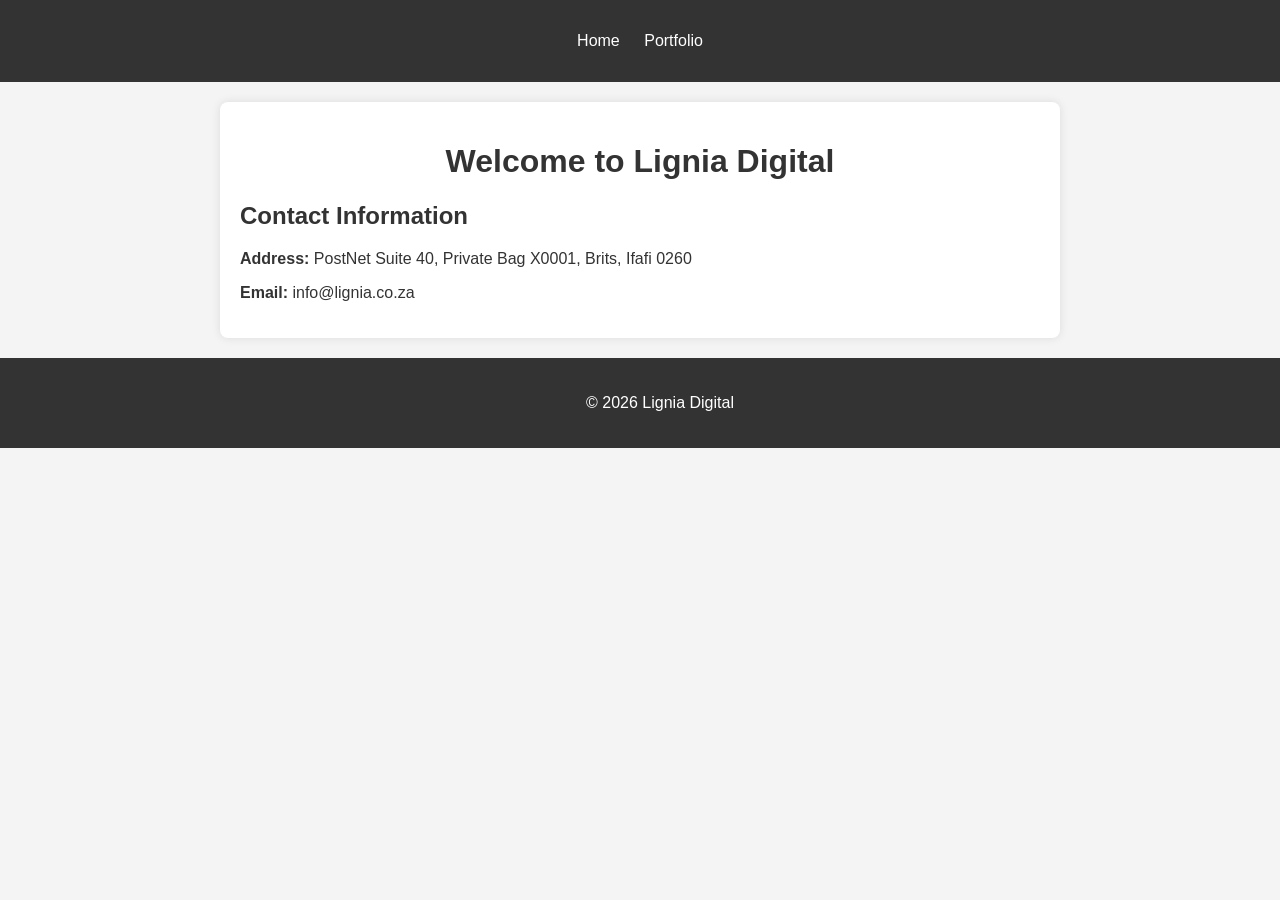
<file: index.html>
<!DOCTYPE html>
<html lang="en">
<head>
    <meta charset="UTF-8">
    <meta name="viewport" content="width=device-width, initial-scale=1.0">
    <title>Lignia Digital - Home</title>
    <link rel="stylesheet" href="style.css">
</head>
<body>
    <header>
        <nav>
            <ul>
                <li><a href="index.html">Home</a></li>
                <li><a href="portfolio.html">Portfolio</a></li>
            </ul>
        </nav>
    </header>
    <main>
        <h1>Welcome to Lignia Digital</h1>

        <h2>Contact Information</h2>
        <p><strong>Address:</strong> PostNet Suite 40, Private Bag X0001, Brits, Ifafi 0260</p>
        <p><strong>Email:</strong> info@lignia.co.za</p>
    </main>
    <footer>
        <p>&copy; 2026 Lignia Digital</p>
    </footer>
</body>
</html>
</file>
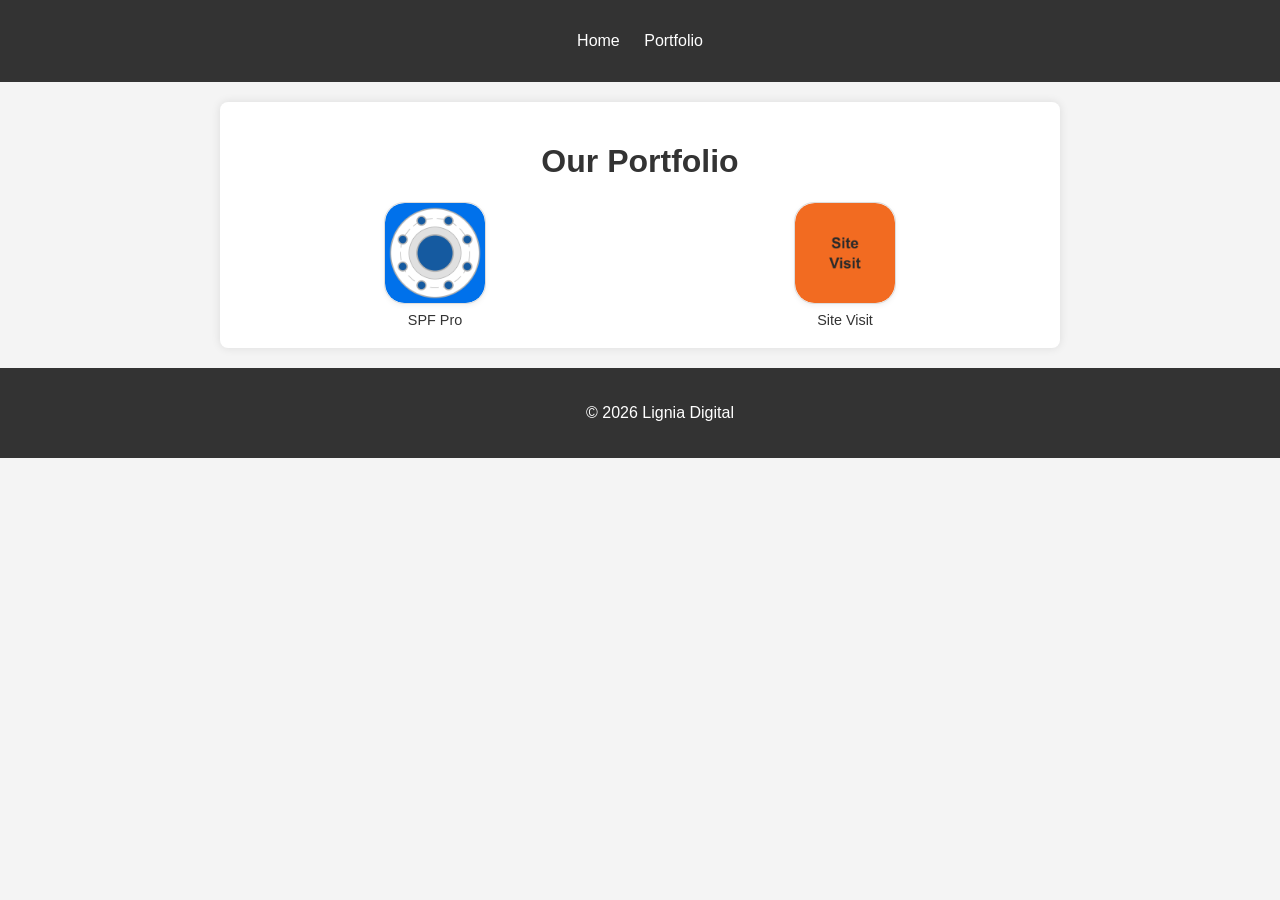
<file: portfolio.html>
<!DOCTYPE html>
<html lang="en">
<head>
    <meta charset="UTF-8">
    <meta name="viewport" content="width=device-width, initial-scale=1.0">
    <title>Lignia Digital - Portfolio</title>
    <link rel="stylesheet" href="style.css">
</head>
<body>
    <header>
        <nav>
            <ul>
                <li><a href="index.html">Home</a></li>
                <li><a href="portfolio.html">Portfolio</a></li>
            </ul>
        </nav>
    </header>
    <main>
        <h1>Our Portfolio</h1>
        <div class="portfolio-grid">
            <div class="portfolio-item">
                <a href="portfolio/spf-pro/details.html" class="app-icon">
                    <img src="portfolio/spf-pro/spf-pro-icon.png" alt="SPF Pro Icon">
                </a>
                <p class="app-subtitle">SPF Pro</p>
            </div>
            <div class="portfolio-item">
                <a href="portfolio/site-visit/details.html" class="app-icon">
                    <img src="portfolio/site-visit/site-visit-icon.png" alt="Site Visit Icon">
                </a>
                <p class="app-subtitle">Site Visit</p>
            </div>
        </div>
    </main>
    <footer>
        <p>&copy; 2026 Lignia Digital</p>
    </footer>
</body>
</html>
</file>
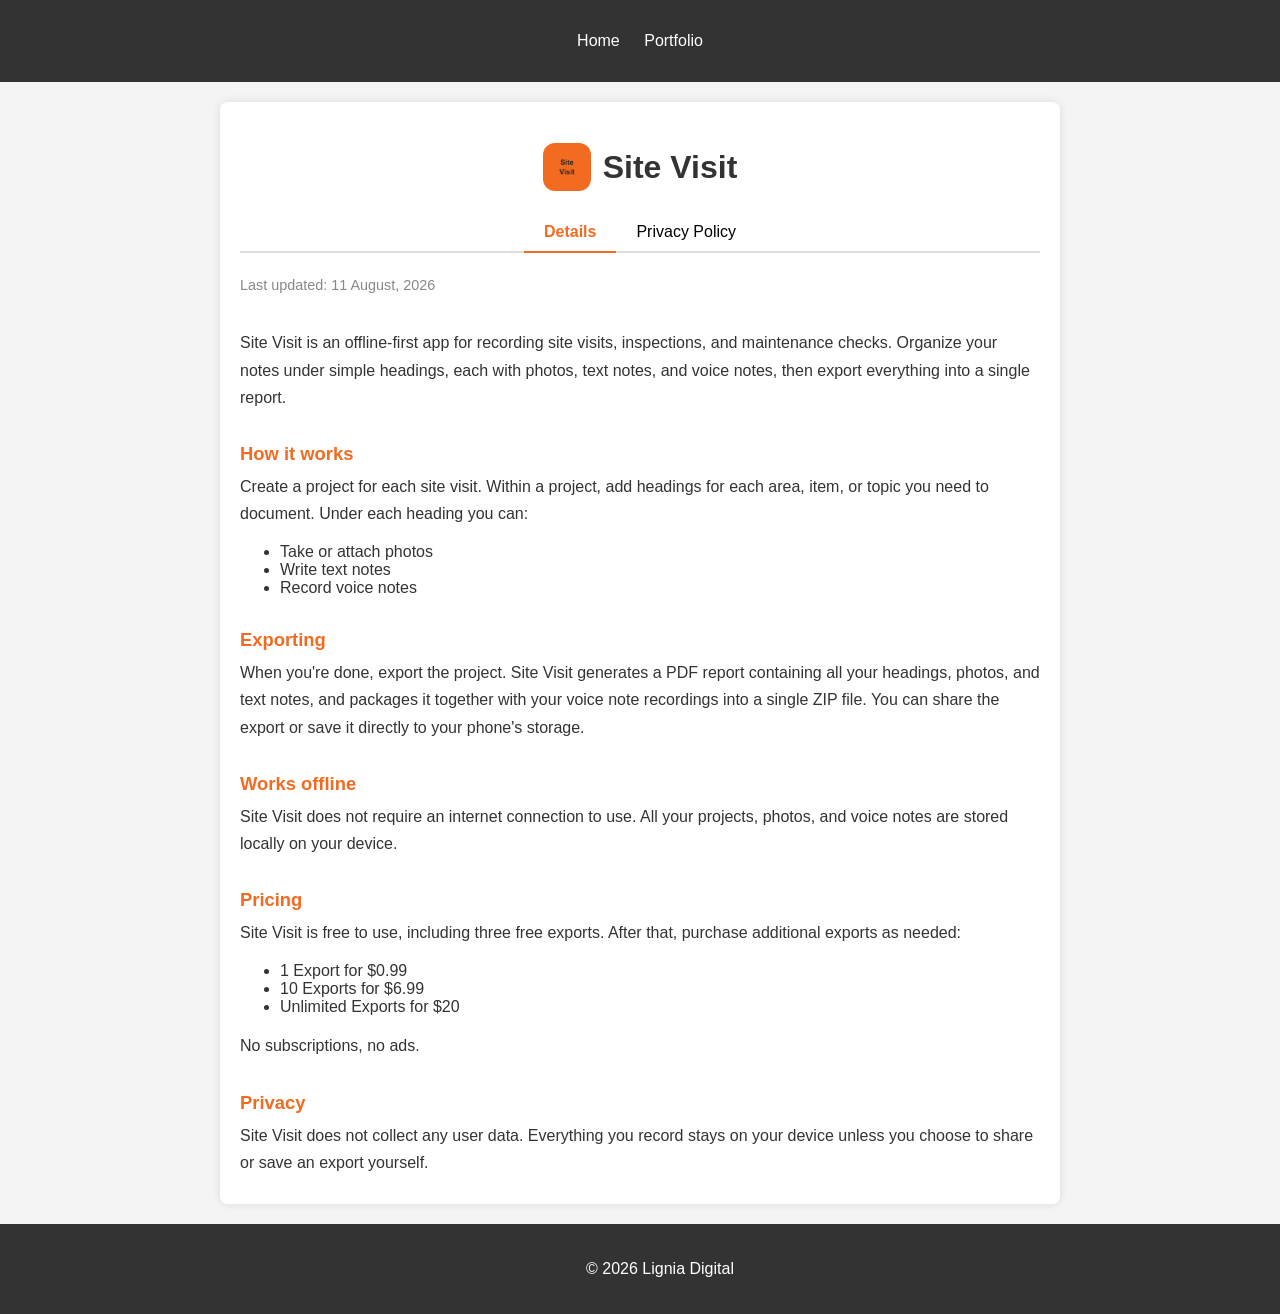
<file: portfolio/site-visit/details.html>
<!DOCTYPE html>
<html lang="en">
<head>
    <meta charset="UTF-8">
    <meta name="viewport" content="width=device-width, initial-scale=1.0">
    <title>Lignia Digital - Site Visit Details</title>
    <link rel="stylesheet" href="../../style.css">
</head>
<body class="app-site-visit">
    <header>
        <nav>
            <ul>
                <li><a href="../../index.html">Home</a></li>
                <li><a href="../../portfolio.html">Portfolio</a></li>
            </ul>
        </nav>
    </header>
    <main>
        <h1><img src="site-visit-icon.png" alt="Site Visit Icon">Site Visit</h1>

        <div class="tabs">
            <button class="tab-button active" onclick="openTab(event, 'details')">Details</button>
            <button class="tab-button" onclick="window.location.href='privacy-policy.html'">Privacy Policy</button>
        </div>

        <div id="details" class="tab-content active">
            <p class="updated">Last updated: 11 August, 2026</p>
            <p>
                Site Visit is an offline-first app for recording site visits, inspections, and
                maintenance checks. Organize your notes under simple headings, each with photos,
                text notes, and voice notes, then export everything into a single report.
            </p>

            <h2>How it works</h2>
            <p>
                Create a project for each site visit. Within a project, add headings for each
                area, item, or topic you need to document. Under each heading you can:
            </p>
            <ul>
                <li>Take or attach photos</li>
                <li>Write text notes</li>
                <li>Record voice notes</li>
            </ul>

            <h2>Exporting</h2>
            <p>
                When you're done, export the project. Site Visit generates a PDF report
                containing all your headings, photos, and text notes, and packages it together
                with your voice note recordings into a single ZIP file. You can share the export
                or save it directly to your phone's storage.
            </p>

            <h2>Works offline</h2>
            <p>
                Site Visit does not require an internet connection to use. All your projects,
                photos, and voice notes are stored locally on your device.
            </p>

            <h2>Pricing</h2>
            <p>
                Site Visit is free to use, including three free exports. After that, purchase additional exports as needed:
            </p>
            <ul>
                <li>1 Export for $0.99</li>
                <li>10 Exports for $6.99</li>
                <li>Unlimited Exports for $20</li>
            </ul>
            <p>No subscriptions, no ads.</p>

            <h2>Privacy</h2>
            <p>
                Site Visit does not collect any user data. Everything you record stays on your
                device unless you choose to share or save an export yourself.
            </p>
        </div>
    </main>
    <footer>
        <p>&copy; 2026 Lignia Digital</p>
    </footer>
</body>
</html>
</file>
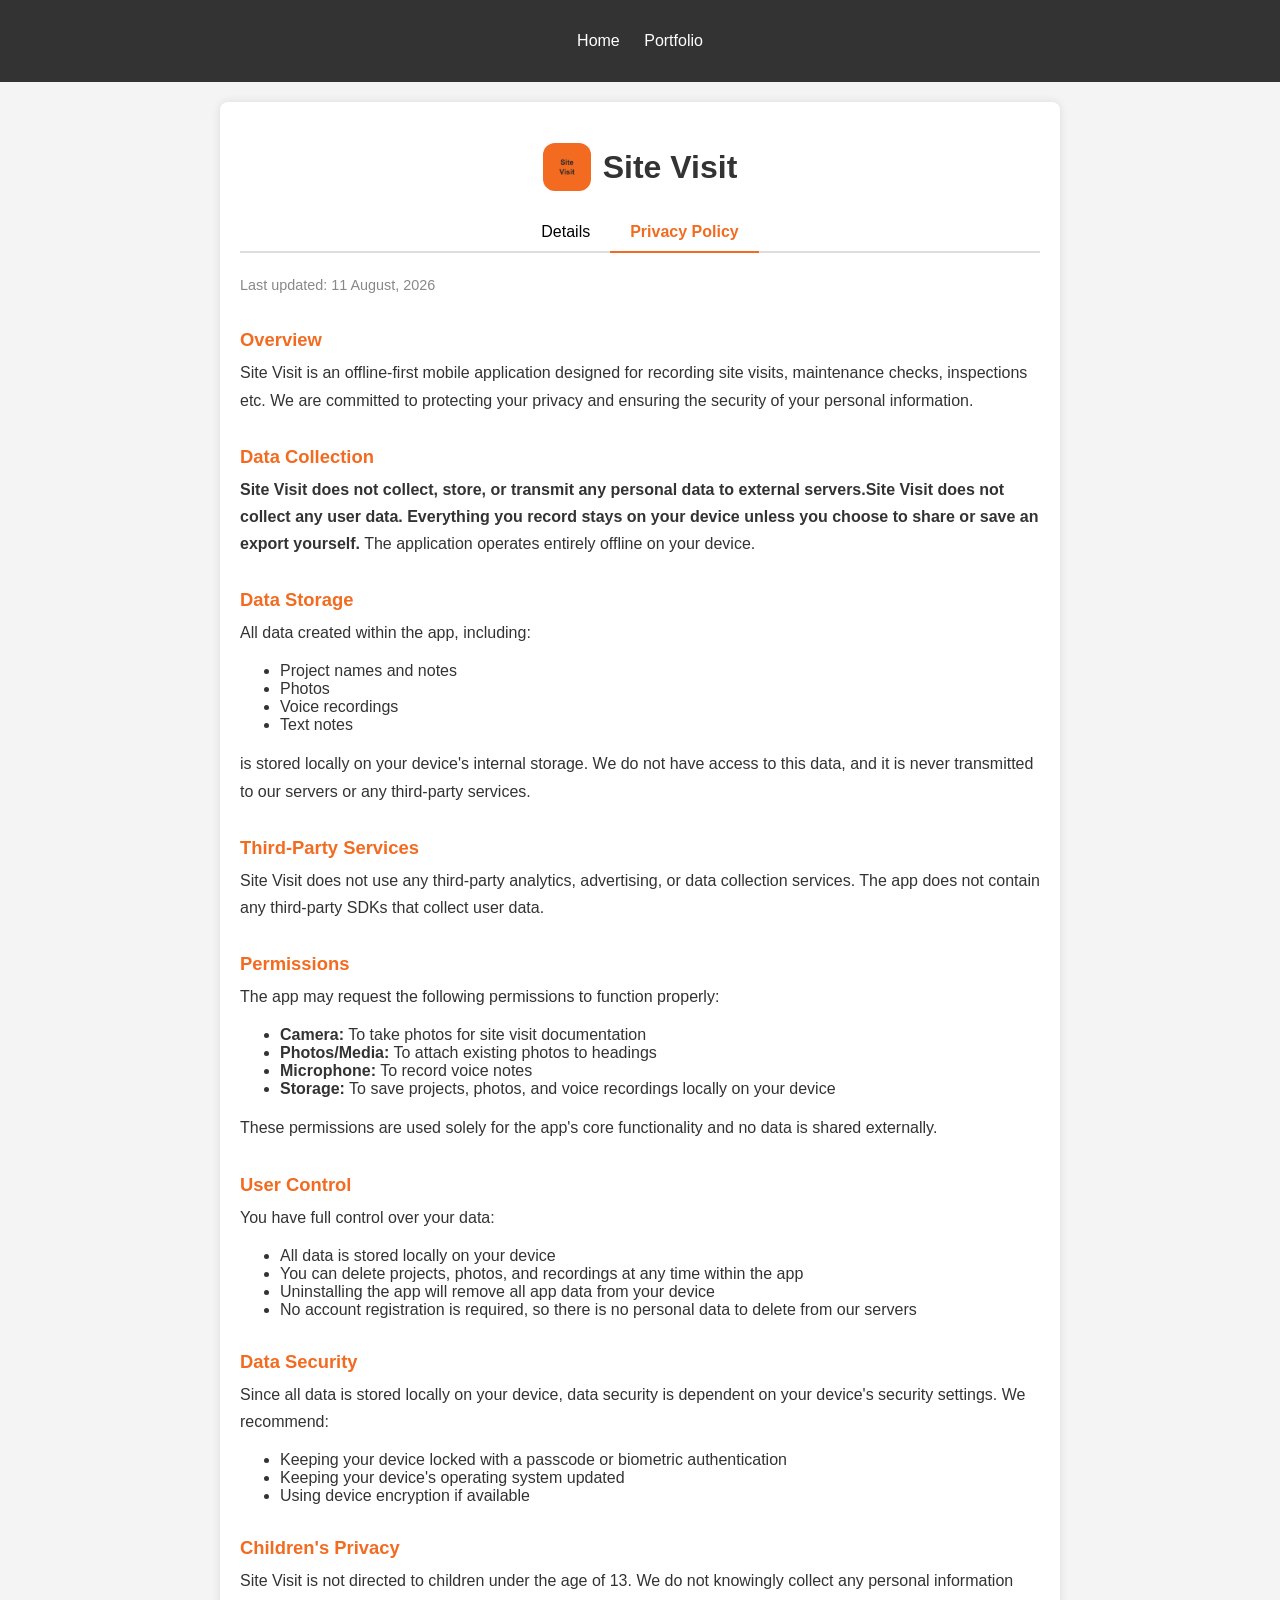
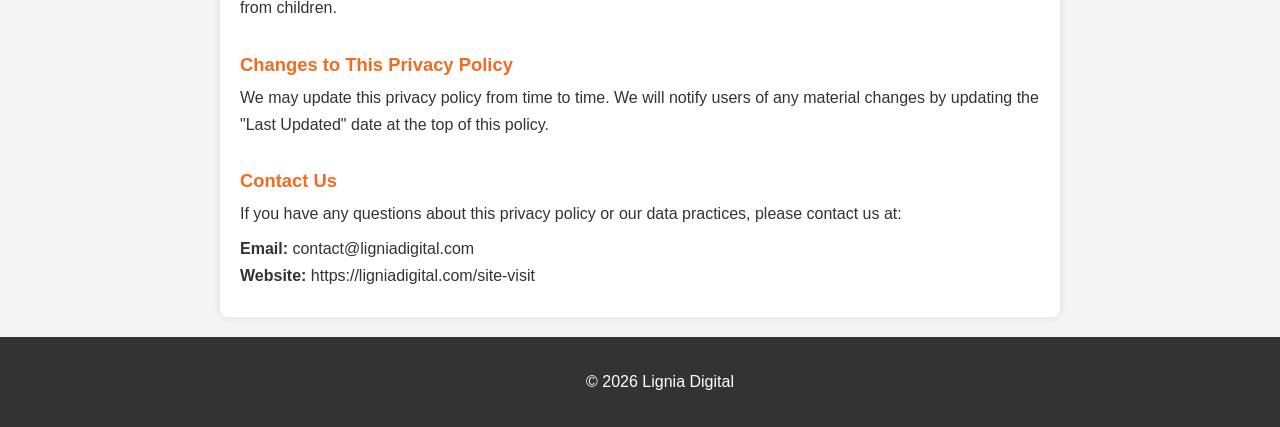
<file: portfolio/site-visit/privacy-policy.html>
<!DOCTYPE html>
<html lang="en">
<head>
    <meta charset="UTF-8">
    <meta name="viewport" content="width=device-width, initial-scale=1.0">
    <title>Lignia Digital - Site Visit Privacy Policy</title>
    <link rel="stylesheet" href="../../style.css">
</head>
<body class="app-site-visit">
    <header>
        <nav>
            <ul>
                <li><a href="../../index.html">Home</a></li>
                <li><a href="../../portfolio.html">Portfolio</a></li>
            </ul>
        </nav>
    </header>
    <main>
        <h1><img src="site-visit-icon.png" alt="Site Visit Icon">Site Visit</h1>
        
        <div class="tabs">
            <button class="tab-button" onclick="window.location.href='details.html'">Details</button>
            <button class="tab-button active" onclick="openTab(event, 'privacy')">Privacy Policy</button>
        </div>

        <div id="privacy" class="tab-content active">
            <p class="updated">Last updated: 11 August, 2026</p>

            <h2>Overview</h2>
            <p>Site Visit is an offline-first mobile application designed for recording site visits, maintenance checks, inspections etc. We are committed to protecting your privacy and ensuring the security of your personal information.</p>

            <h2>Data Collection</h2>
            <p><strong>Site Visit does not collect, store, or transmit any personal data to external servers.Site Visit does not collect any user data. Everything you record stays on your device unless you choose to share or save an export yourself.</strong> The application operates entirely offline on your device.</p>

            <h2>Data Storage</h2>
            <p>All data created within the app, including:</p>
            <ul>
                <li>Project names and notes</li>
                <li>Photos</li>
                <li>Voice recordings</li>
                <li>Text notes</li>
            </ul>
            <p>is stored locally on your device's internal storage. We do not have access to this data, and it is never transmitted to our servers or any third-party services.</p>

            <h2>Third-Party Services</h2>
            <p>Site Visit does not use any third-party analytics, advertising, or data collection services. The app does not contain any third-party SDKs that collect user data.</p>

            <h2>Permissions</h2>
            <p>The app may request the following permissions to function properly:</p>
            <ul>
                <li><strong>Camera:</strong> To take photos for site visit documentation</li>
                <li><strong>Photos/Media:</strong> To attach existing photos to headings</li>
                <li><strong>Microphone:</strong> To record voice notes</li>
                <li><strong>Storage:</strong> To save projects, photos, and voice recordings locally on your device</li>
            </ul>
            <p>These permissions are used solely for the app's core functionality and no data is shared externally.</p>

            <h2>User Control</h2>
            <p>You have full control over your data:</p>
            <ul>
                <li>All data is stored locally on your device</li>
                <li>You can delete projects, photos, and recordings at any time within the app</li>
                <li>Uninstalling the app will remove all app data from your device</li>
                <li>No account registration is required, so there is no personal data to delete from our servers</li>
            </ul>

            <h2>Data Security</h2>
            <p>Since all data is stored locally on your device, data security is dependent on your device's security settings. We recommend:</p>
            <ul>
                <li>Keeping your device locked with a passcode or biometric authentication</li>
                <li>Keeping your device's operating system updated</li>
                <li>Using device encryption if available</li>
            </ul>

            <h2>Children's Privacy</h2>
            <p>Site Visit is not directed to children under the age of 13. We do not knowingly collect any personal information from children.</p>

            <h2>Changes to This Privacy Policy</h2>
            <p>We may update this privacy policy from time to time. We will notify users of any material changes by updating the "Last Updated" date at the top of this policy.</p>

            <h2>Contact Us</h2>
            <p>If you have any questions about this privacy policy or our data practices, please contact us at:</p>
            <p><strong>Email:</strong> contact@ligniadigital.com<br>
            <strong>Website:</strong> https://ligniadigital.com/site-visit</p>
        </div>
    </main>
    <footer>
        <p>&copy; 2026 Lignia Digital</p>
    </footer>
</body>
</html>
</file>
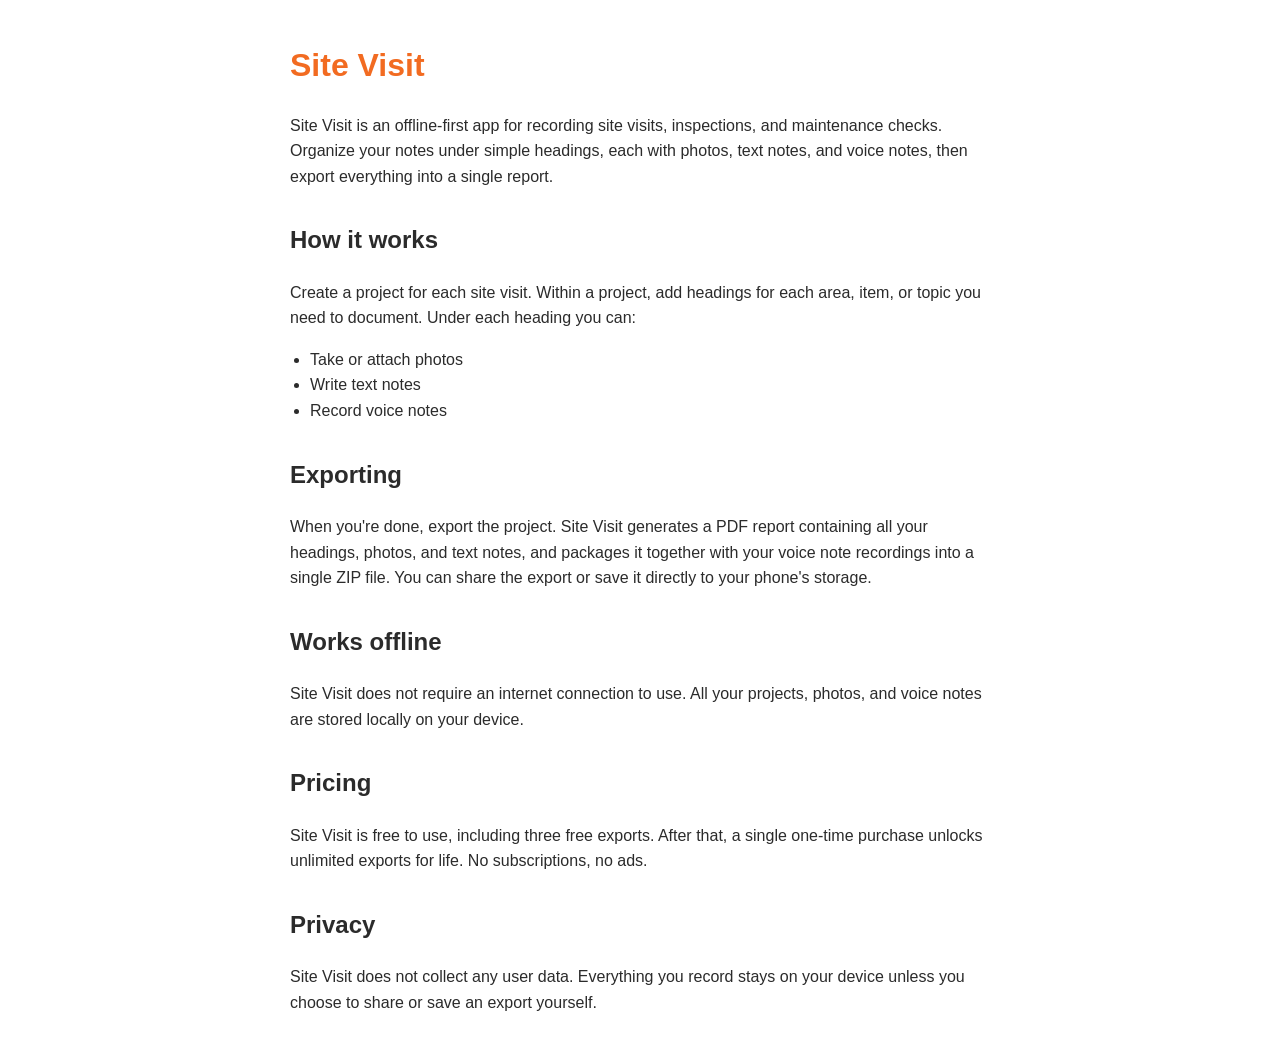
<file: portfolio/site-visit/site-visit-details.html>
<!DOCTYPE html>
<html lang="en">
<head>
<meta charset="UTF-8">
<title>Site Visit - App Details</title>
<style>
  body {
    font-family: -apple-system, Segoe UI, Roboto, Helvetica, Arial, sans-serif;
    max-width: 700px;
    margin: 40px auto;
    padding: 0 20px;
    color: #2B2B2B;
    line-height: 1.6;
  }
  h1 {
    color: #F26B21;
  }
  h2 {
    color: #2B2B2B;
    margin-top: 32px;
  }
  ul {
    padding-left: 20px;
  }
</style>
</head>
<body>

<h1>Site Visit</h1>
<p>
  Site Visit is an offline-first app for recording site visits, inspections, and
  maintenance checks. Organize your notes under simple headings, each with photos,
  text notes, and voice notes, then export everything into a single report.
</p>

<h2>How it works</h2>
<p>
  Create a project for each site visit. Within a project, add headings for each
  area, item, or topic you need to document. Under each heading you can:
</p>
<ul>
  <li>Take or attach photos</li>
  <li>Write text notes</li>
  <li>Record voice notes</li>
</ul>

<h2>Exporting</h2>
<p>
  When you're done, export the project. Site Visit generates a PDF report
  containing all your headings, photos, and text notes, and packages it together
  with your voice note recordings into a single ZIP file. You can share the export
  or save it directly to your phone's storage.
</p>

<h2>Works offline</h2>
<p>
  Site Visit does not require an internet connection to use. All your projects,
  photos, and voice notes are stored locally on your device.
</p>

<h2>Pricing</h2>
<p>
  Site Visit is free to use, including three free exports. After that, a single
  one-time purchase unlocks unlimited exports for life. No subscriptions, no ads.
</p>

<h2>Privacy</h2>
<p>
  Site Visit does not collect any user data. Everything you record stays on your
  device unless you choose to share or save an export yourself.
</p>

</body>
</html>
</file>
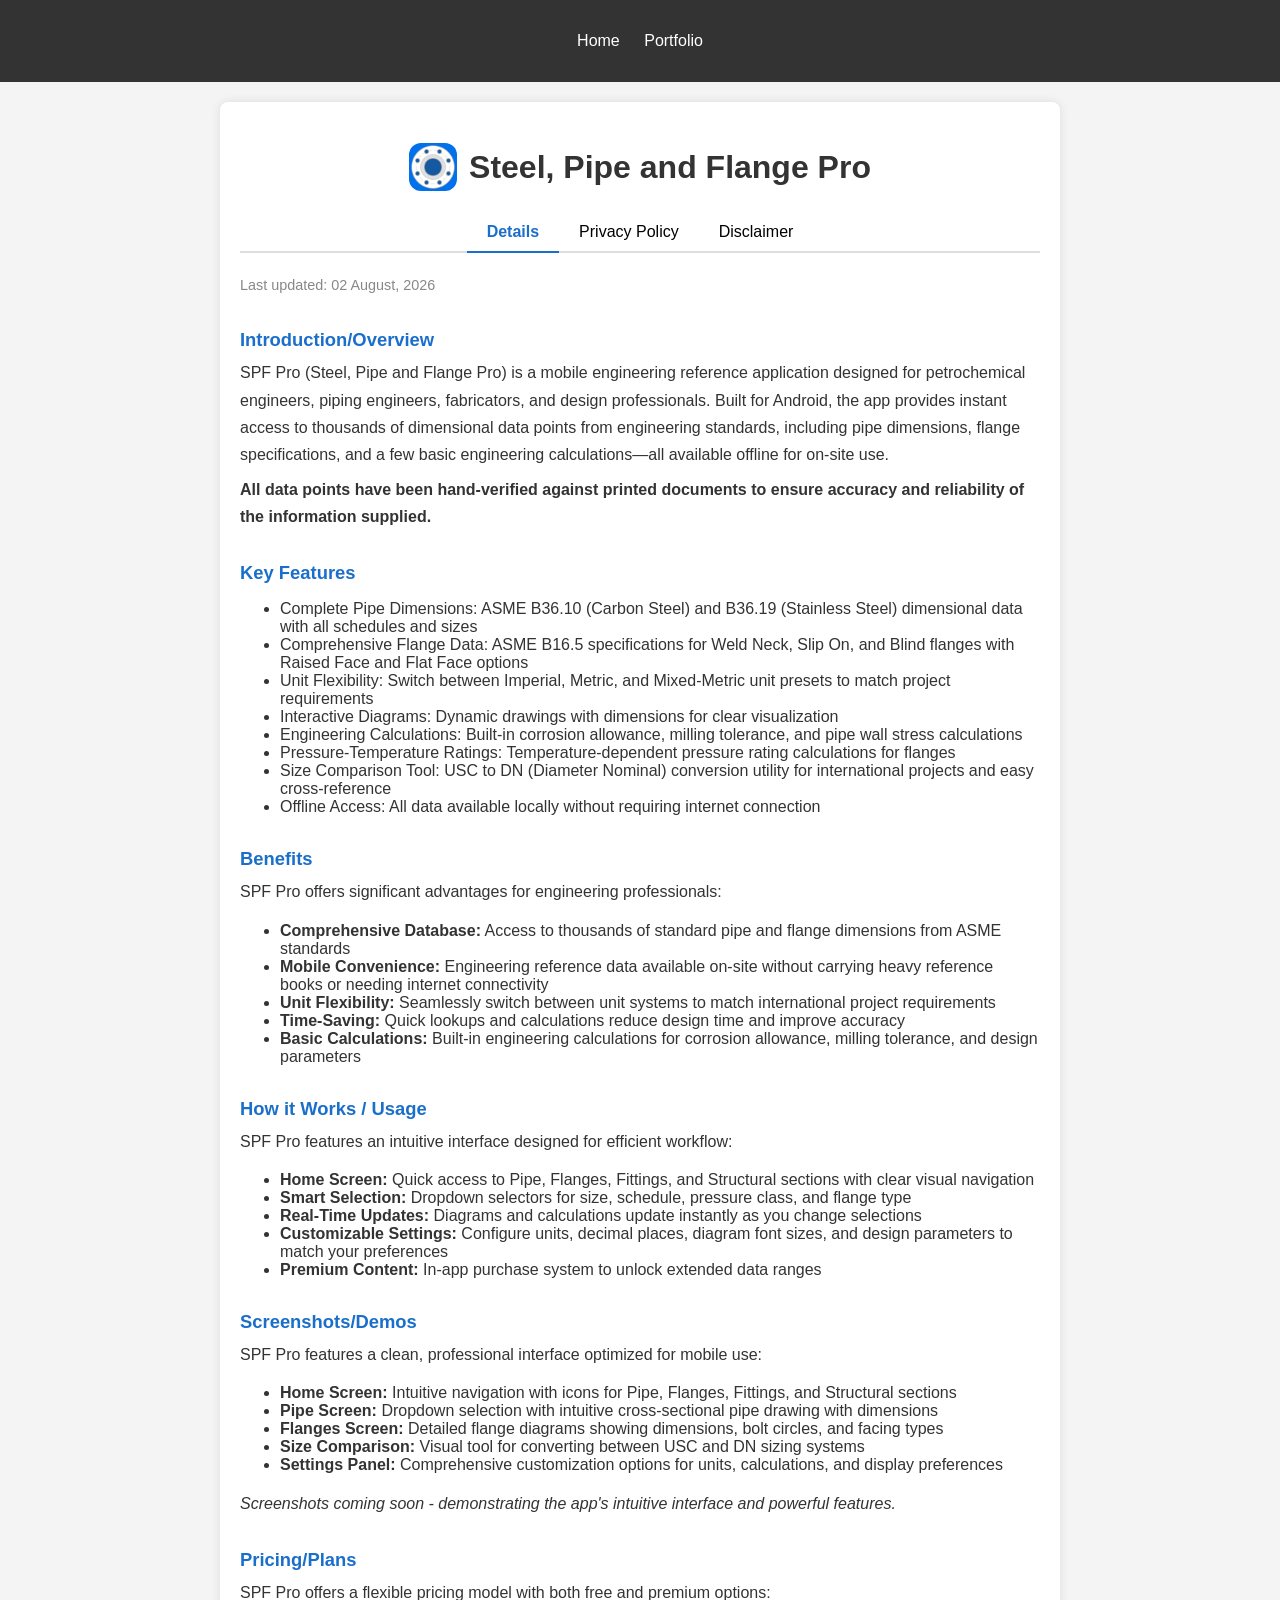
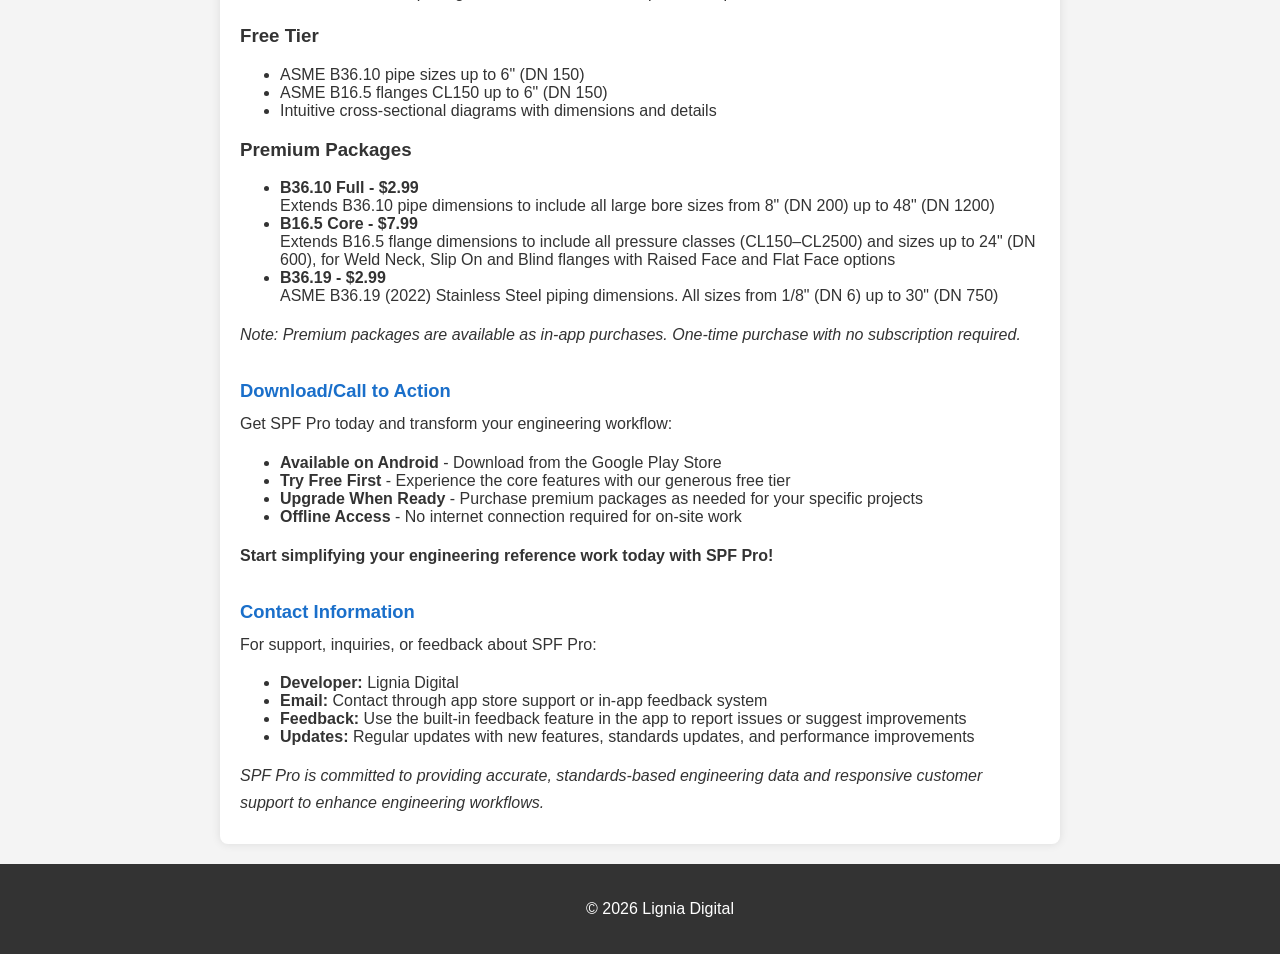
<file: portfolio/spf-pro/details.html>
<!DOCTYPE html>
<html lang="en">
<head>
    <meta charset="UTF-8">
    <meta name="viewport" content="width=device-width, initial-scale=1.0">
    <title>Lignia Digital - SPF Pro Details</title>
    <link rel="stylesheet" href="../../style.css">
</head>
<body class="app-spf-pro">
    <header>
        <nav>
            <ul>
                <li><a href="../../index.html">Home</a></li>
                <li><a href="../../portfolio.html">Portfolio</a></li>
            </ul>
        </nav>
    </header>
    <main>
        <h1><img src="spf-pro-icon.png" alt="SPF Pro Icon">Steel, Pipe and Flange Pro</h1>
        
        <div class="tabs">
            <button class="tab-button active" onclick="openTab(event, 'details')">Details</button>
            <button class="tab-button" onclick="window.location.href='privacy-policy.html'">Privacy Policy</button>
            <button class="tab-button" onclick="window.location.href='disclaimer.html'">Disclaimer</button>
        </div>

        <div id="details" class="tab-content active">
            <p class="updated">Last updated: 02 August, 2026</p>
            <h2>Introduction/Overview</h2>
            <p>SPF Pro (Steel, Pipe and Flange Pro) is a mobile engineering reference application designed for petrochemical engineers, piping engineers, fabricators, and design professionals. Built for Android, the app provides instant access to thousands of dimensional data points from engineering standards, including pipe dimensions, flange specifications, and a few basic engineering calculations—all available offline for on-site use.</p>
			<p><strong>All data points have been hand-verified against printed documents to ensure accuracy and reliability of the information supplied.</strong></p>

            <h2>Key Features</h2>
            <ul>
                <li>Complete Pipe Dimensions: ASME B36.10 (Carbon Steel) and B36.19 (Stainless Steel) dimensional data with all schedules and sizes</li>
                <li>Comprehensive Flange Data: ASME B16.5 specifications for Weld Neck, Slip On, and Blind flanges with Raised Face and Flat Face options</li>
                <li>Unit Flexibility: Switch between Imperial, Metric, and Mixed-Metric unit presets to match project requirements</li>
                <li>Interactive Diagrams: Dynamic drawings with dimensions for clear visualization</li>
                <li>Engineering Calculations: Built-in corrosion allowance, milling tolerance, and pipe wall stress calculations</li>
                <li>Pressure-Temperature Ratings: Temperature-dependent pressure rating calculations for flanges</li>
                <li>Size Comparison Tool: USC to DN (Diameter Nominal) conversion utility for international projects and easy cross-reference</li>
                <li>Offline Access: All data available locally without requiring internet connection</li>
            </ul>

            <h2>Benefits</h2>
            <p>SPF Pro offers significant advantages for engineering professionals:</p>
            <ul>
                <li><strong>Comprehensive Database:</strong> Access to thousands of standard pipe and flange dimensions from  ASME standards</li>
                <li><strong>Mobile Convenience:</strong> Engineering reference data available on-site without carrying heavy reference books or needing internet connectivity</li>
                <li><strong>Unit Flexibility:</strong> Seamlessly switch between unit systems to match international project requirements</li>
                <li><strong>Time-Saving:</strong> Quick lookups and calculations reduce design time and improve accuracy</li>
                <li><strong>Basic Calculations:</strong> Built-in engineering calculations for corrosion allowance, milling tolerance, and design parameters</li>
            </ul>

            <h2>How it Works / Usage</h2>
            <p>SPF Pro features an intuitive interface designed for efficient workflow:</p>
            <ul>
                <li><strong>Home Screen:</strong> Quick access to Pipe, Flanges, Fittings, and Structural sections with clear visual navigation</li>
                <li><strong>Smart Selection:</strong> Dropdown selectors for size, schedule, pressure class, and flange type</li>
                <li><strong>Real-Time Updates:</strong> Diagrams and calculations update instantly as you change selections</li>
                <li><strong>Customizable Settings:</strong> Configure units, decimal places, diagram font sizes, and design parameters to match your preferences</li>
                <li><strong>Premium Content:</strong> In-app purchase system to unlock extended data ranges</li>
            </ul>

            <h2>Screenshots/Demos</h2>
            <p>SPF Pro features a clean, professional interface optimized for mobile use:</p>
            <ul>
                <li><strong>Home Screen:</strong> Intuitive navigation with icons for Pipe, Flanges, Fittings, and Structural sections</li>
                <li><strong>Pipe Screen:</strong> Dropdown selection with intuitive cross-sectional pipe drawing with dimensions</li>
                <li><strong>Flanges Screen:</strong> Detailed flange diagrams showing dimensions, bolt circles, and facing types</li>
                <li><strong>Size Comparison:</strong> Visual tool for converting between USC and DN sizing systems</li>
                <li><strong>Settings Panel:</strong> Comprehensive customization options for units, calculations, and display preferences</li>
            </ul>
            <p><em>Screenshots coming soon - demonstrating the app's intuitive interface and powerful features.</em></p>

            <h2>Pricing/Plans</h2>
            <p>SPF Pro offers a flexible pricing model with both free and premium options:</p>
            
            <h3>Free Tier</h3>
            <ul>
                <li>ASME B36.10 pipe sizes up to 6" (DN 150)</li>
                <li>ASME B16.5 flanges CL150 up to 6" (DN 150)</li>
                <li>Intuitive cross-sectional diagrams with dimensions and details</li>
            </ul>
            
            <h3>Premium Packages</h3>
            <ul>
                <li><strong>B36.10 Full - $2.99</strong><br>
                Extends B36.10 pipe dimensions to include all large bore sizes from 8" (DN 200) up to 48" (DN 1200)</li>
                
                <li><strong>B16.5 Core - $7.99</strong><br>
                Extends B16.5 flange dimensions to include all pressure classes (CL150–CL2500) and sizes up to 24" (DN 600), for Weld Neck, Slip On and Blind flanges with Raised Face and Flat Face options</li>
                
                <li><strong>B36.19 - $2.99</strong><br>
                ASME B36.19 (2022) Stainless Steel piping dimensions. All sizes from 1/8" (DN 6) up to 30" (DN 750)</li>
            </ul>
            
            <p><em>Note: Premium packages are available as in-app purchases. One-time purchase with no subscription required.</em></p>

            <h2>Download/Call to Action</h2>
            <p>Get SPF Pro today and transform your engineering workflow:</p>
            <ul>
                <li><strong>Available on Android</strong> - Download from the Google Play Store</li>
                <li><strong>Try Free First</strong> - Experience the core features with our generous free tier</li>
                <li><strong>Upgrade When Ready</strong> - Purchase premium packages as needed for your specific projects</li>
                <li><strong>Offline Access</strong> - No internet connection required for on-site work</li>
            </ul>
            <p><strong>Start simplifying your engineering reference work today with SPF Pro!</strong></p>

            <h2>Contact Information</h2>
            <p>For support, inquiries, or feedback about SPF Pro:</p>
            <ul>
                <li><strong>Developer:</strong> Lignia Digital</li>
                <li><strong>Email:</strong> Contact through app store support or in-app feedback system</li>
                <li><strong>Feedback:</strong> Use the built-in feedback feature in the app to report issues or suggest improvements</li>
                <li><strong>Updates:</strong> Regular updates with new features, standards updates, and performance improvements</li>
            </ul>
            <p><em>SPF Pro is committed to providing accurate, standards-based engineering data and responsive customer support to enhance engineering workflows.</em></p>
        </div>
    </main>
    <footer>
        <p>&copy; 2026 Lignia Digital</p>
    </footer>
</body>
</html>
</file>
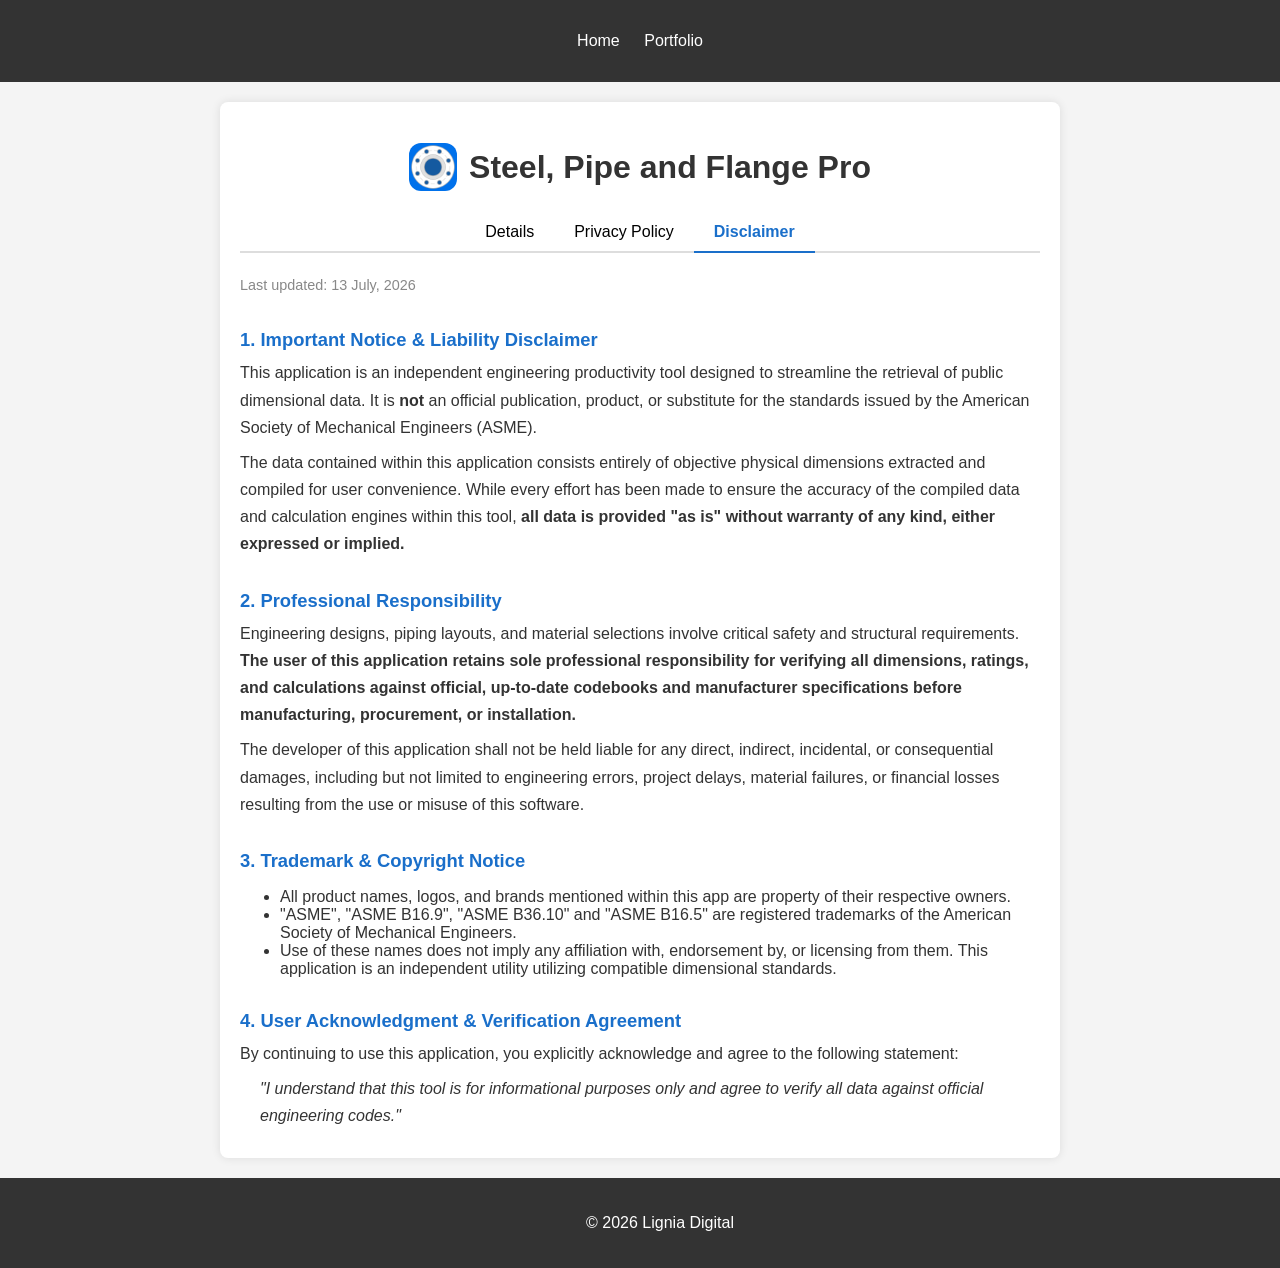
<file: portfolio/spf-pro/disclaimer.html>
<!DOCTYPE html>
<html lang="en">
<head>
    <meta charset="UTF-8">
    <meta name="viewport" content="width=device-width, initial-scale=1.0">
    <title>Lignia Digital - SPF Pro Disclaimer</title>
    <link rel="stylesheet" href="../../style.css">
</head>
<body class="app-spf-pro">
    <header>
        <nav>
            <ul>
                <li><a href="../../index.html">Home</a></li>
                <li><a href="../../portfolio.html">Portfolio</a></li>
            </ul>
        </nav>
    </header>
    <main>
        <h1><img src="spf-pro-icon.png" alt="SPF Pro Icon">Steel, Pipe and Flange Pro</h1>
        
        <div class="tabs">
            <button class="tab-button" onclick="window.location.href='details.html'">Details</button>
            <button class="tab-button" onclick="window.location.href='privacy-policy.html'">Privacy Policy</button>
            <button class="tab-button active" onclick="openTab(event, 'disclaimer')">Disclaimer</button>
        </div>

        <div id="disclaimer" class="tab-content active">
            <p class="updated">Last updated: 13 July, 2026</p>

            <h2>1. Important Notice & Liability Disclaimer</h2>
            <p>
                This application is an independent engineering productivity tool designed to streamline the retrieval of public dimensional data. It is <strong>not</strong> an official publication, product, or substitute for the standards issued by the American Society of Mechanical Engineers (ASME).
            </p>
            <p>
                The data contained within this application consists entirely of objective physical dimensions extracted and compiled for user convenience. While every effort has been made to ensure the accuracy of the compiled data and calculation engines within this tool, <strong>all data is provided "as is" without warranty of any kind, either expressed or implied.</strong>
            </p>

            <h2>2. Professional Responsibility</h2>
            <p>
                Engineering designs, piping layouts, and material selections involve critical safety and structural requirements. <strong>The user of this application retains sole professional responsibility for verifying all dimensions, ratings, and calculations against official, up-to-date codebooks and manufacturer specifications before manufacturing, procurement, or installation.</strong>
            </p>
            <p>
                The developer of this application shall not be held liable for any direct, indirect, incidental, or consequential damages, including but not limited to engineering errors, project delays, material failures, or financial losses resulting from the use or misuse of this software.
            </p>

            <h2>3. Trademark & Copyright Notice</h2>
            <ul>
                <li>All product names, logos, and brands mentioned within this app are property of their respective owners.</li>
                <li>"ASME", "ASME B16.9", "ASME B36.10" and "ASME B16.5" are registered trademarks of the American Society of Mechanical Engineers.</li>
                <li>Use of these names does not imply any affiliation with, endorsement by, or licensing from them. This application is an independent utility utilizing compatible dimensional standards.</li>
            </ul>

            <h2>4. User Acknowledgment & Verification Agreement</h2>
            <p>
                By continuing to use this application, you explicitly acknowledge and agree to the following statement:
            </p>
            <p style="font-style: italic; margin-left: 20px;">
                "I understand that this tool is for informational purposes only and agree to verify all data against official engineering codes."
            </p>
        </div>
    </main>
    <footer>
        <p>&copy; 2026 Lignia Digital</p>
    </footer>
</body>
</html>
</file>
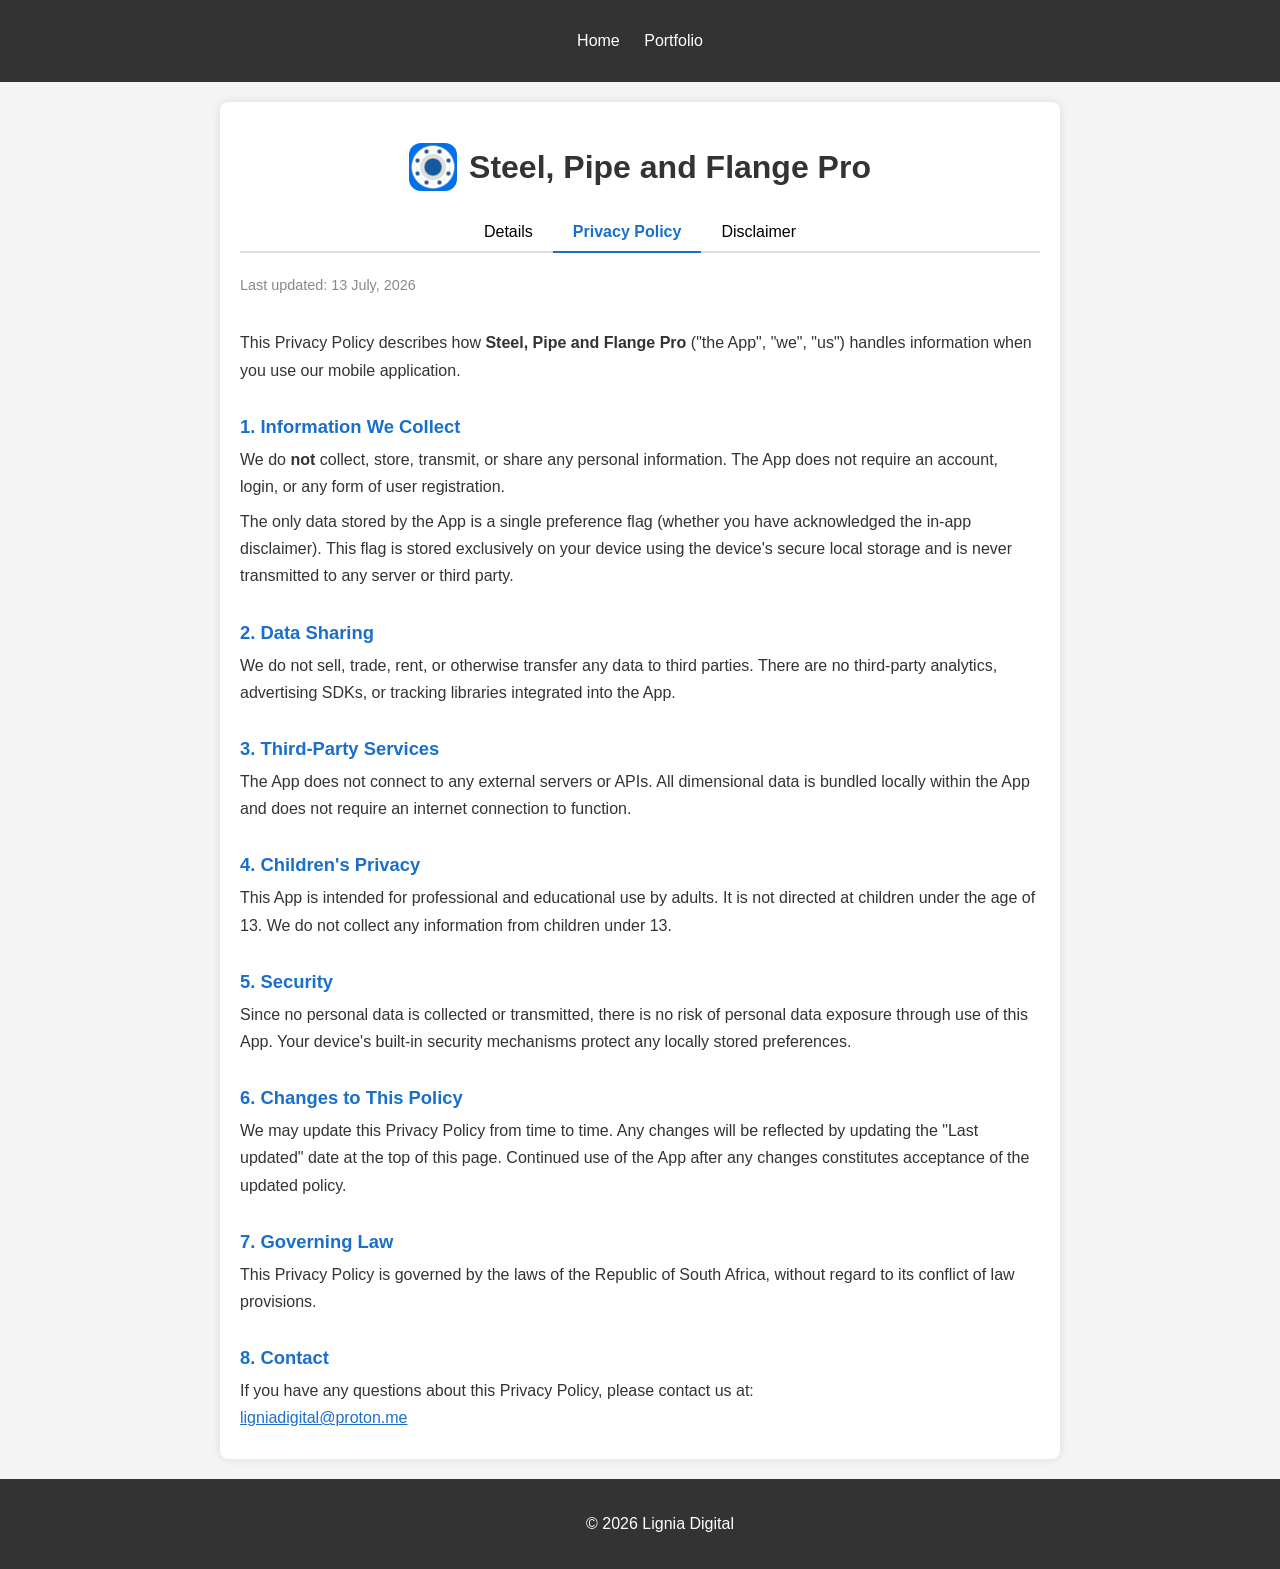
<file: portfolio/spf-pro/privacy-policy.html>
<!DOCTYPE html>
<html lang="en">
<head>
    <meta charset="UTF-8">
    <meta name="viewport" content="width=device-width, initial-scale=1.0">
    <title>Lignia Digital - SPF Pro Privacy Policy</title>
    <link rel="stylesheet" href="../../style.css">
</head>
<body class="app-spf-pro">
    <header>
        <nav>
            <ul>
                <li><a href="../../index.html">Home</a></li>
                <li><a href="../../portfolio.html">Portfolio</a></li>
            </ul>
        </nav>
    </header>
    <main>
        <h1><img src="spf-pro-icon.png" alt="SPF Pro Icon">Steel, Pipe and Flange Pro</h1>
        
        <div class="tabs">
            <button class="tab-button" onclick="window.location.href='details.html'">Details</button>
            <button class="tab-button active" onclick="openTab(event, 'privacy')">Privacy Policy</button>
            <button class="tab-button" onclick="window.location.href='disclaimer.html'">Disclaimer</button>
        </div>

        <div id="privacy" class="tab-content active">
            <p class="updated">Last updated: 13 July, 2026</p>

            <p>
                This Privacy Policy describes how <strong>Steel, Pipe and Flange Pro</strong>
                ("the App", "we", "us") handles information when you use our mobile application.
            </p>

            <h2>1. Information We Collect</h2>
            <p>
                We do <strong>not</strong> collect, store, transmit, or share any personal
                information. The App does not require an account, login, or any form of
                user registration.
            </p>
            <p>
                The only data stored by the App is a single preference flag (whether you
                have acknowledged the in-app disclaimer). This flag is stored exclusively
                on your device using the device's secure local storage and is never
                transmitted to any server or third party.
            </p>

            <h2>2. Data Sharing</h2>
            <p>
                We do not sell, trade, rent, or otherwise transfer any data to third parties.
                There are no third-party analytics, advertising SDKs, or tracking libraries
                integrated into the App.
            </p>

            <h2>3. Third-Party Services</h2>
            <p>
                The App does not connect to any external servers or APIs. All dimensional
                data is bundled locally within the App and does not require an internet
                connection to function.
            </p>

            <h2>4. Children's Privacy</h2>
            <p>
                This App is intended for professional and educational use by adults. It is
                not directed at children under the age of 13. We do not collect
                any information from children under 13.
            </p>

            <h2>5. Security</h2>
            <p>
                Since no personal data is collected or transmitted, there is no risk of
                personal data exposure through use of this App. Your device's built-in
                security mechanisms protect any locally stored preferences.
            </p>

            <h2>6. Changes to This Policy</h2>
            <p>
                We may update this Privacy Policy from time to time. Any changes will be
                reflected by updating the "Last updated" date at the top of this page.
                Continued use of the App after any changes constitutes acceptance of the
                updated policy.
            </p>

            <h2>7. Governing Law</h2>
            <p>
                This Privacy Policy is governed by the laws of the Republic of South Africa,
                without regard to its conflict of law provisions.
            </p>

            <h2>8. Contact</h2>
            <p>
                If you have any questions about this Privacy Policy, please contact us at:<br />
                <a href="mailto:ligniadigital@proton.me">ligniadigital@proton.me</a>
            </p>
        </div>
    </main>
    <footer>
        <p>&copy; 2026 Lignia Digital</p>
    </footer>
</body>
</html>
</file>
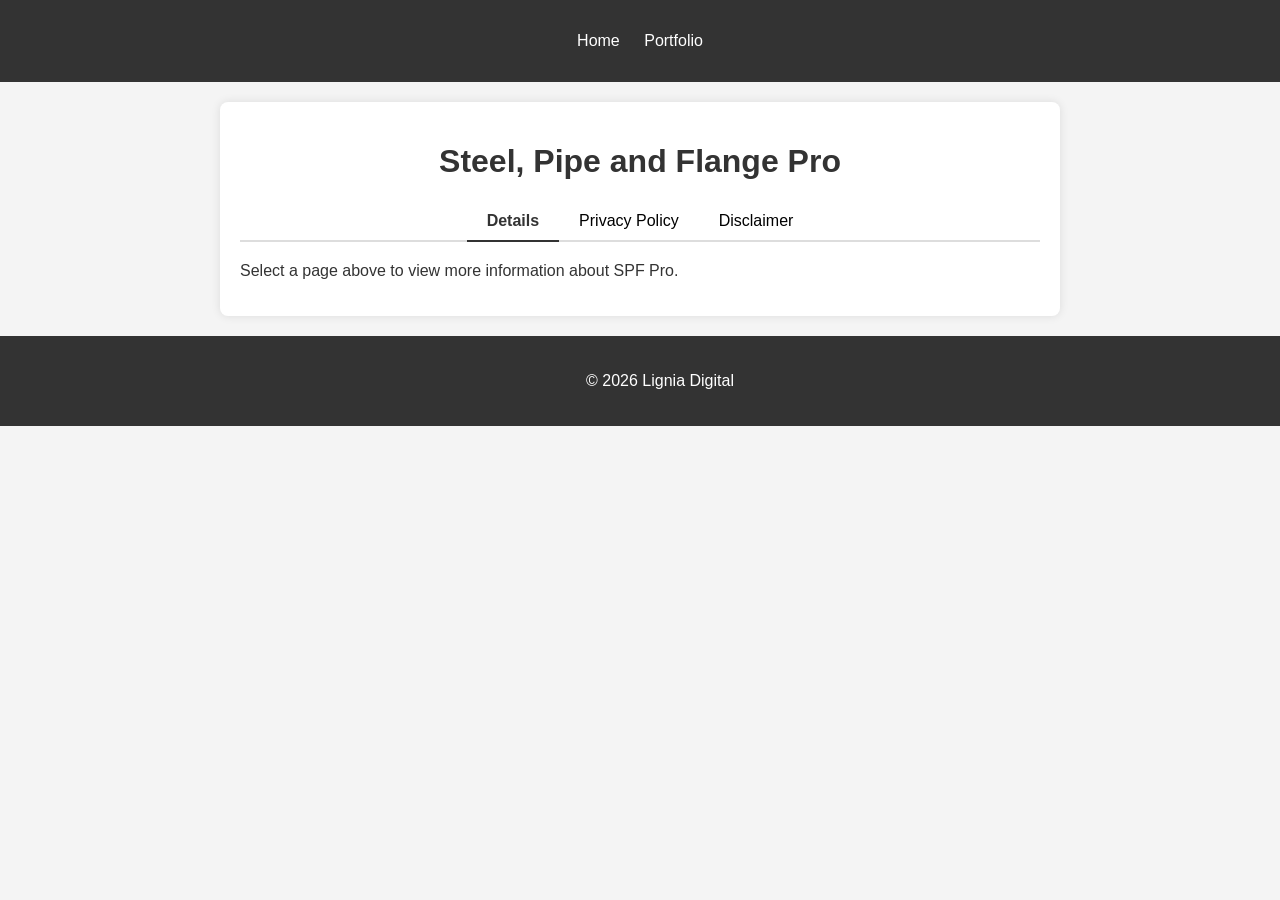
<file: portfolio/spf-pro/spf-pro.html>
<!DOCTYPE html>
<html lang="en">
<head>
    <meta charset="UTF-8">
    <meta name="viewport" content="width=device-width, initial-scale=1.0">
    <title>Lignia Digital - SPF Pro</title>
    <link rel="stylesheet" href="../../style.css">
</head>
<body>
    <header>
        <nav>
            <ul>
                <li><a href="../../index.html">Home</a></li>
                <li><a href="../../portfolio.html">Portfolio</a></li>
            </ul>
        </nav>
    </header>
    <main>
        <h1>Steel, Pipe and Flange Pro</h1>
        
        <div class="tabs">
            <button class="tab-button active" onclick="window.location.href='details.html'">Details</button>
            <button class="tab-button" onclick="window.location.href='privacy-policy.html'">Privacy Policy</button>
            <button class="tab-button" onclick="window.location.href='disclaimer.html'">Disclaimer</button>
        </div>

        <div class="content">
            <p>Select a page above to view more information about SPF Pro.</p>
        </div>
    </main>
    <footer>
        <p>&copy; 2026 Lignia Digital</p>
    </footer>
</body>
</html>
</file>
<file: style.css>
body {
    font-family: Arial, sans-serif;
    margin: 0;
    padding: 0;
    background-color: #f4f4f4;
    color: #333;
}

header {
    background-color: #333;
    color: #fff;
    padding: 1em 0;
    text-align: center;
}

nav ul {
    list-style: none;
    padding: 0;
}

nav ul li {
    display: inline;
    margin: 0 10px;
}

nav ul li a {
    color: #fff;
    text-decoration: none;
}

main {
    padding: 20px;
    max-width: 800px;
    margin: 20px auto;
    background-color: #fff;
    border-radius: 8px;
    box-shadow: 0 0 10px rgba(0, 0, 0, 0.1);
}

main h1 {
    text-align: center;
    display: flex;
    align-items: center;
    justify-content: center;
    gap: 12px;
}

main h1 img {
    width: 48px;
    height: 48px;
    object-fit: contain;
    border-radius: 12px;
}

footer {
    text-align: center;
    padding: 20px;
    background-color: #333;
    color: #fff;
    position: relative;
    bottom: 0;
    width: 100%;
}

.portfolio-grid {
    display: grid;
    grid-template-columns: repeat(auto-fit, minmax(250px, 1fr));
    gap: 20px;
    margin-top: 20px;
}

.portfolio-item {
    display: flex;
    flex-direction: column;
    align-items: center;
    text-align: center;
}

.portfolio-item .app-icon {
    display: flex;
    justify-content: center;
    align-items: center;
    width: 100px;
    height: 100px;
    background-color: #f9f9f9;
    border: 1px solid #ddd;
    border-radius: 20px;
    box-shadow: 0 2px 5px rgba(0,0,0,0.05);
    overflow: hidden;
    text-decoration: none;
}

.portfolio-item .app-icon img {
    width: 100%;
    height: 100%;
    object-fit: cover;
    border-radius: 20px;
}

.portfolio-item .app-subtitle {
    margin: 8px 0 0 0;
    color: #333;
    font-size: 0.9em;
}

.tabs {
    display: flex;
    border-bottom: 2px solid #ddd;
    margin-bottom: 20px;
    justify-content: center;
}

.tab-button {
    padding: 10px 20px;
    background: none;
    border: none;
    cursor: pointer;
    font-size: 16px;
    color: #000;
    border-bottom: 2px solid transparent;
    margin-bottom: -2px;
    transition: all 0.3s ease;
}

.tab-button:hover {
    color: #333;
}

.tab-button.active {
    color: #333;
    font-weight: 600;
    border-bottom: 2px solid #333;
}

.app-spf-pro .tab-button.active {
    color: #1a6fca;
    border-bottom: 2px solid #1a6fca;
}

.app-site-visit .tab-button.active {
    color: #F26B21;
    border-bottom: 2px solid #F26B21;
}

.tab-content {
    display: none;
}

.tab-content.active {
    display: block;
}

.tab-content h2 {
    font-size: 1.15em;
    margin-top: 32px;
    margin-bottom: 6px;
}

.tab-content p {
    margin: 8px 0;
    line-height: 1.7;
}

.tab-content .updated {
    color: #888;
    font-size: 0.9em;
    margin-bottom: 32px;
}

.tab-content a {
    color: #1a6fca;
}

/* Brand colors per app - applied to content headings/links only */
.app-spf-pro .tab-content h2 {
    color: #1a6fca;
}

.app-spf-pro .tab-content a {
    color: #1a6fca;
}

.app-site-visit .tab-content h2 {
    color: #F26B21;
}

.app-site-visit .tab-content a {
    color: #F26B21;
}
</file>
